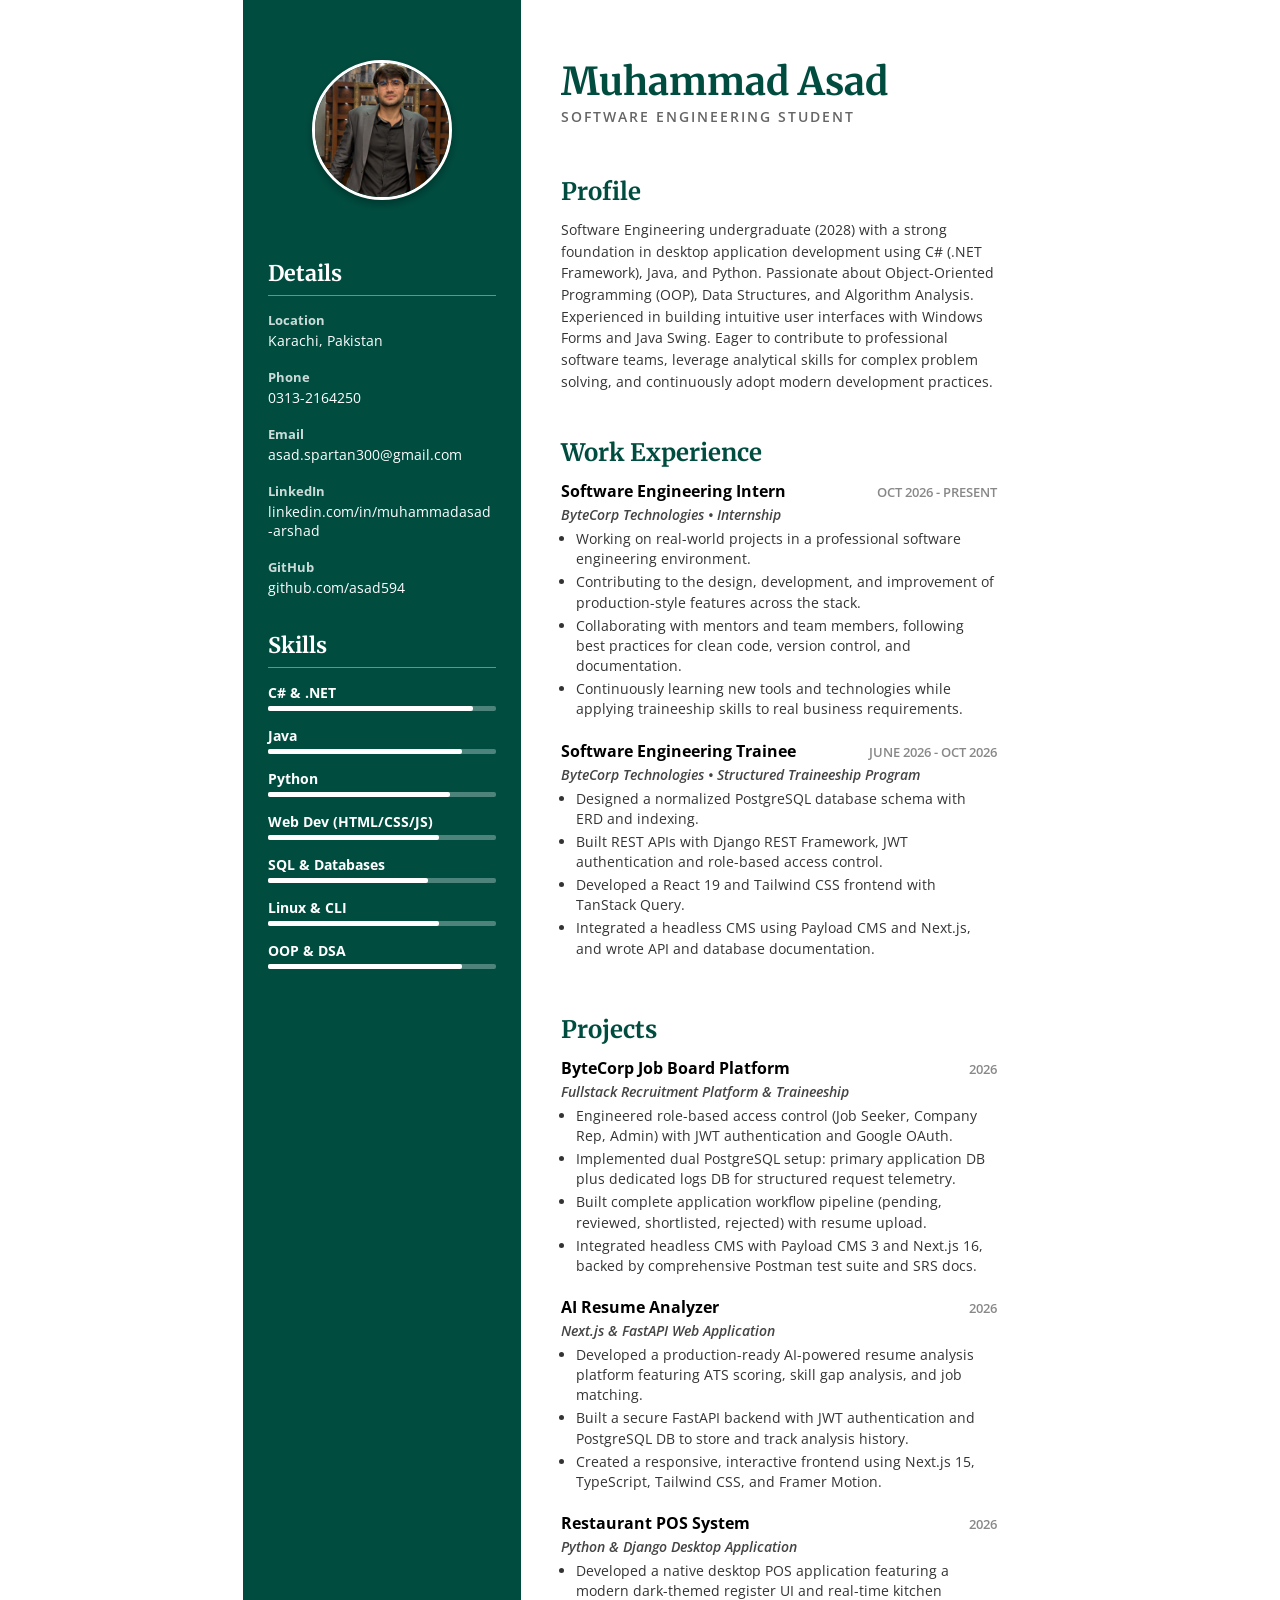
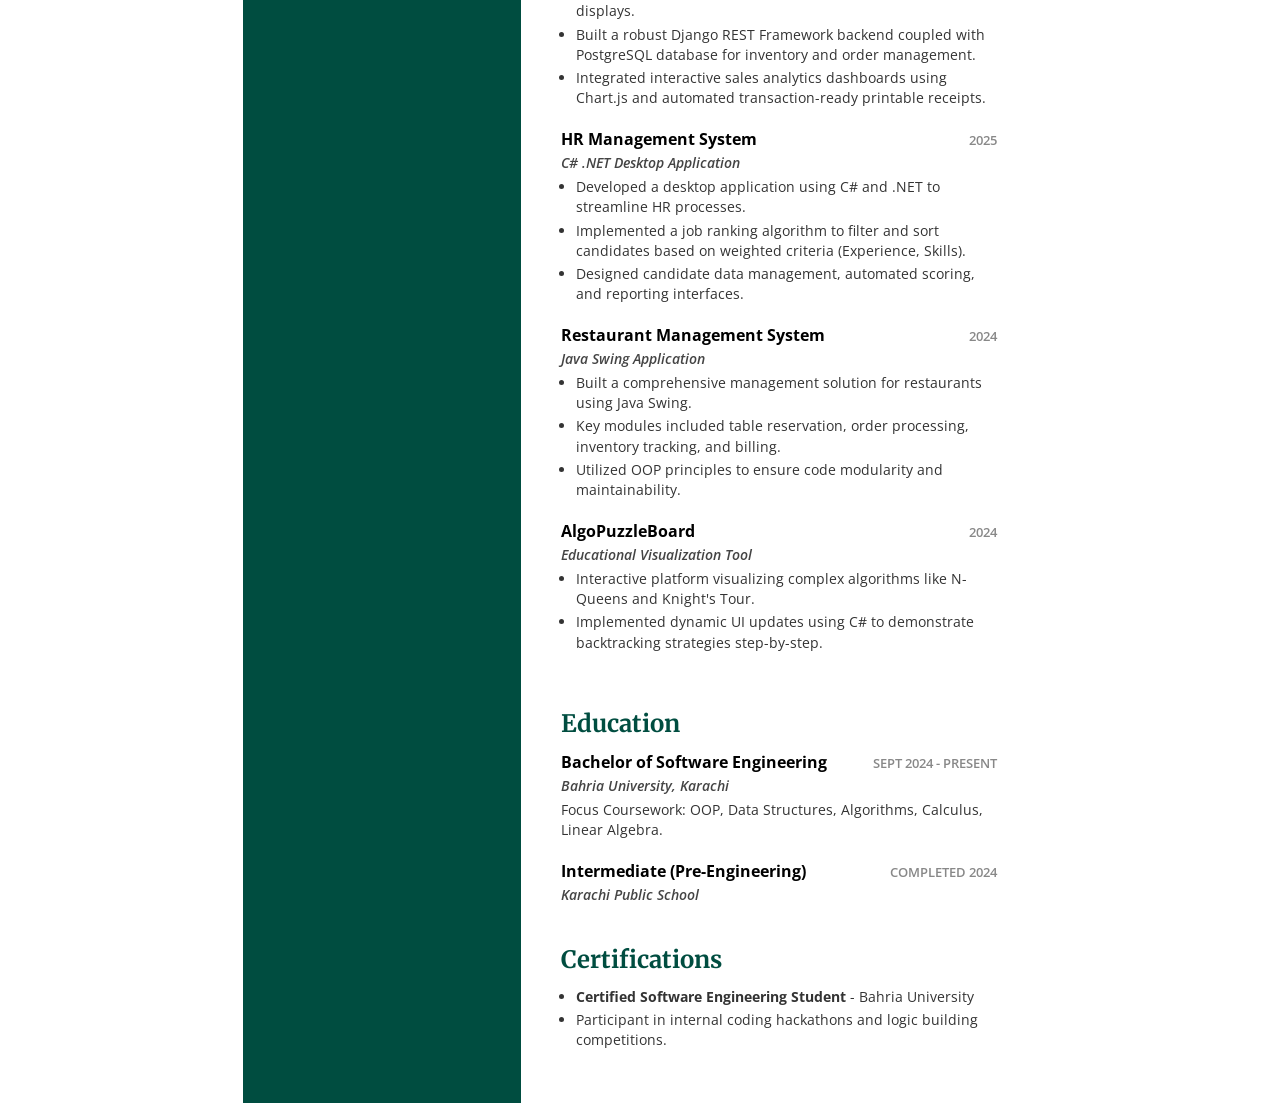
<file: resume.html>
<!DOCTYPE html>
<html lang="en">

<head>
    <meta charset="UTF-8">
    <meta name="viewport" content="width=device-width, initial-scale=1.0">
    <title>Muhammad Asad - Resume</title>
    <!-- Using web-safe fonts or Google Fonts that load reliably -->
    <link rel="preconnect" href="https://fonts.googleapis.com">
    <link rel="preconnect" href="https://fonts.gstatic.com" crossorigin>
    <link
        href="https://fonts.googleapis.com/css2?family=Merriweather:wght@400;700&family=Open+Sans:wght@400;600;700&display=swap"
        rel="stylesheet">
    <link rel="stylesheet" href="https://cdnjs.cloudflare.com/ajax/libs/font-awesome/6.4.0/css/all.min.css">
    <style>
        :root {
            /* Exact colors based on the image description/standard professional green */
            --sidebar-bg: #004d40;
            /* Dark Teal Green */
            --sidebar-text: #ffffff;
            --main-bg: #ffffff;
            --main-text: #333333;
            --accent-color: #004d40;
            /* Matching headers to sidebar */
            --font-serif: 'Merriweather', 'Georgia', serif;
            --font-sans: 'Open Sans', 'Arial', sans-serif;
        }

        * {
            box-sizing: border-box;
            margin: 0;
            padding: 0;
            -webkit-print-color-adjust: exact !important;
            print-color-adjust: exact !important;
        }

        body {
            background-color: #fff;
            /* White strictly */
            font-family: var(--font-sans);
            display: flex;
            justify-content: center;
            align-items: flex-start;
        }

        .resume-container {
            width: 210mm;
            min-height: 297mm;
            height: auto;
            /* Use gradient to simulate sidebar background across full height/pages */
            background: linear-gradient(to right, var(--sidebar-bg) 35%, var(--main-bg) 35%);
            display: flex;
            flex-direction: row;
        }

        /* Sidebar Styles */
        .left-col {
            width: 35%;
            /* background-color: transparent; Remove solid bg so gradient shows, or keep for safety */
            background-color: transparent;
            color: var(--sidebar-text);
            padding: 60px 25px 40px 25px;
            display: flex;
            flex-direction: column;
            gap: 35px;
        }

        /* ... (Keep other styles) ... */

        /* Adjusted Spacing to fill page */
        .project-item {
            margin-bottom: 35px;
            /* Increased from 20px to fill space */
        }

        .main-section {
            margin-bottom: 25px;
        }

        /* Force Education to next page */
        .education-section {
            page-break-before: always;
        }

        /* Print adjustments */
        @media print {
            body {
                background-color: white;
            }

            .resume-container {
                width: 100%;
                min-height: 100vh;
                height: auto;
                margin: 0;
                box-shadow: none;
                /* Ensure gradient prints */
                -webkit-print-color-adjust: exact;
                print-color-adjust: exact;
            }
        }

        .profile-img-container {
            width: 140px;
            height: 140px;
            margin: 0 auto;
            border-radius: 50%;
            overflow: hidden;
            border: 3px solid #ffffff;
            /* Box shadow for depth */
            box-shadow: 0 4px 10px rgba(0, 0, 0, 0.3);
        }

        .profile-img {
            width: 100%;
            height: 100%;
            object-fit: cover;
            object-position: top;
        }

        /* Sidebar Headings */
        .sidebar-section h2 {
            font-family: var(--font-serif);
            font-weight: 700;
            font-size: 1.35rem;
            border-bottom: 1px solid rgba(255, 255, 255, 0.4);
            padding-bottom: 8px;
            margin-bottom: 15px;
            color: #fff;
        }

        .contact-details {
            display: flex;
            flex-direction: column;
            gap: 18px;
            font-size: 0.9rem;
        }

        .contact-item {
            display: flex;
            flex-direction: column;
        }

        .contact-label {
            font-weight: 700;
            opacity: 0.8;
            font-size: 0.8rem;
            margin-bottom: 2px;
        }

        .contact-value {
            color: #fff;
            text-decoration: none;
            word-break: break-word;
            /* Allow wrapping */
            font-weight: 400;
            font-size: 0.85rem;
        }

        .contact-value a {
            color: #fff;
            text-decoration: none;
        }

        /* Skills */
        .skills-list {
            display: flex;
            flex-direction: column;
            gap: 15px;
        }

        .skill-item {
            display: flex;
            flex-direction: column;
            gap: 4px;
        }

        .skill-name {
            font-size: 0.85rem;
            font-weight: 700;
        }

        .progress-bar {
            width: 100%;
            height: 5px;
            background-color: rgba(255, 255, 255, 0.3);
            border-radius: 2px;
        }

        .progress {
            height: 100%;
            background-color: #fff;
            border-radius: 2px;
        }

        /* Main Content Styles */
        .right-col {
            width: 65%;
            padding: 60px 40px 40px 40px;
            color: var(--main-text);
            display: flex;
            flex-direction: column;
            gap: 25px;
        }

        /* Header Name Section */
        .header-section {
            text-align: left;
            margin-bottom: 15px;
        }

        .header-name {
            font-family: var(--font-serif);
            font-size: 2.4rem;
            font-weight: 700;
            color: var(--accent-color);
            margin-bottom: 5px;
            line-height: 1.1;
        }

        .header-title {
            font-size: 0.9rem;
            letter-spacing: 2px;
            text-transform: uppercase;
            color: #666;
            margin-bottom: 10px;
            font-weight: 600;
        }

        /* Main Headings */
        .main-section {
            margin-bottom: 10px;
        }

        .main-section h3 {
            font-family: var(--font-serif);
            font-size: 1.5rem;
            color: var(--accent-color);
            margin-bottom: 12px;
            font-weight: 700;
        }

        .profile-summary {
            font-size: 0.9rem;
            line-height: 1.5;
            color: #333;
            margin-bottom: 10px;
        }

        /* Projects & Items */
        .project-item,
        .education-item {
            margin-bottom: 20px;
        }

        .item-header {
            display: flex;
            justify-content: space-between;
            align-items: baseline;
            margin-bottom: 3px;
        }

        .item-title {
            font-weight: 700;
            font-size: 1rem;
            color: #000;
        }

        .item-date {
            font-size: 0.8rem;
            color: #888;
            font-weight: 600;
        }

        .item-subtitle {
            font-weight: 600;
            color: #444;
            font-size: 0.9rem;
            margin-bottom: 5px;
            font-style: italic;
        }

        .item-description {
            font-size: 0.9rem;
            line-height: 1.4;
            color: #333;
        }

        .item-description ul {
            list-style-type: disc;
            margin-left: 15px;
        }

        .item-description li {
            margin-bottom: 3px;
        }

        /* Print Media Query */
        @page {
            size: A4;
            margin: 0;
        }

        @media print {
            body {
                background: linear-gradient(to right, var(--sidebar-bg) 35%, var(--main-bg) 35%) !important;
                -webkit-print-color-adjust: exact !important;
                print-color-adjust: exact !important;
                margin: 0;
            }

            .resume-container {
                width: 100%;
                min-height: 100vh;
                height: auto;
                margin: 0;
                box-shadow: none;
                background: transparent !important;
            }

            /* Hide web-only elements if any */
        }
    </style>
</head>

<body>
    <div class="resume-container">
        <!-- Sidebar (Left Column) -->
        <div class="left-col">
            <div class="profile-img-container">
                <img src="asad.jpeg" alt="Muhammad Asad" class="profile-img">
            </div>

            <div class="sidebar-section" style="margin-top: 25px;">
                <h2>Details</h2>
                <div class="contact-details">
                    <div class="contact-item">
                        <span class="contact-label">Location</span>
                        <span class="contact-value">Karachi, Pakistan</span>
                    </div>
                    <div class="contact-item">
                        <span class="contact-label">Phone</span>
                        <span class="contact-value"><a href="tel:03132164250">0313-2164250</a></span>
                    </div>
                    <div class="contact-item">
                        <span class="contact-label">Email</span>
                        <span class="contact-value"><a
                                href="mailto:asad.spartan300@gmail.com">asad.spartan300@gmail.com</a></span>
                    </div>
                    <div class="contact-item">
                        <span class="contact-label">LinkedIn</span>
                        <span class="contact-value"><a href="https://linkedin.com/in/muhammadasad-arshad"
                                target="_blank">linkedin.com/in/muhammadasad-arshad</a></span>
                    </div>
                    <div class="contact-item">
                        <span class="contact-label">GitHub</span>
                        <span class="contact-value"><a href="https://github.com/asad594"
                                target="_blank">github.com/asad594</a></span>
                    </div>
                </div>
            </div>

            <div class="sidebar-section">
                <h2>Skills</h2>
                <div class="skills-list">
                    <div class="skill-item">
                        <span class="skill-name">C# & .NET</span>
                        <div class="progress-bar">
                            <div class="progress" style="width: 90%;"></div>
                        </div>
                    </div>
                    <div class="skill-item">
                        <span class="skill-name">Java</span>
                        <div class="progress-bar">
                            <div class="progress" style="width: 85%;"></div>
                        </div>
                    </div>
                    <div class="skill-item">
                        <span class="skill-name">Python</span>
                        <div class="progress-bar">
                            <div class="progress" style="width: 80%;"></div>
                        </div>
                    </div>
                    <div class="skill-item">
                        <span class="skill-name">Web Dev (HTML/CSS/JS)</span>
                        <div class="progress-bar">
                            <div class="progress" style="width: 75%;"></div>
                        </div>
                    </div>
                    <div class="skill-item">
                        <span class="skill-name">SQL & Databases</span>
                        <div class="progress-bar">
                            <div class="progress" style="width: 70%;"></div>
                        </div>
                    </div>
                    <div class="skill-item">
                        <span class="skill-name">Linux & CLI</span>
                        <div class="progress-bar">
                            <div class="progress" style="width: 75%;"></div>
                        </div>
                    </div>
                    <div class="skill-item">
                        <span class="skill-name">OOP & DSA</span>
                        <div class="progress-bar">
                            <div class="progress" style="width: 85%;"></div>
                        </div>
                    </div>
                </div>
            </div>
        </div>

        <!-- Main Content (Right Column) -->
        <div class="right-col">
            <div class="header-section">
                <h1 class="header-name">Muhammad Asad</h1>
                <div class="header-title">Software Engineering Student</div>
            </div>

            <div class="main-section">
                <h3>Profile</h3>
                <div class="profile-summary">
                    Software Engineering undergraduate (2028) with a strong foundation in desktop application
                    development using C# (.NET Framework), Java, and Python. Passionate about Object-Oriented
                    Programming (OOP), Data Structures, and Algorithm Analysis. Experienced in building intuitive user
                    interfaces with Windows Forms and Java Swing. Eager to contribute to professional software teams,
                    leverage analytical skills for complex problem solving, and continuously adopt modern development
                    practices.
                </div>
            </div>

            <div class="main-section">
                <h3>Work Experience</h3>

                <div class="project-item">
                    <div class="item-header">
                        <span class="item-title">Software Engineering Intern</span>
                        <span class="item-date">OCT 2026 - PRESENT</span>
                    </div>
                    <div class="item-subtitle">ByteCorp Technologies &bull; Internship</div>
                    <div class="item-description">
                        <ul>
                            <li>Working on real-world projects in a professional software engineering environment.</li>
                            <li>Contributing to the design, development, and improvement of production-style features across the stack.</li>
                            <li>Collaborating with mentors and team members, following best practices for clean code, version control, and documentation.</li>
                            <li>Continuously learning new tools and technologies while applying traineeship skills to real business requirements.</li>
                        </ul>
                    </div>
                </div>

                <div class="project-item">
                    <div class="item-header">
                        <span class="item-title">Software Engineering Trainee</span>
                        <span class="item-date">JUNE 2026 - OCT 2026</span>
                    </div>
                    <div class="item-subtitle">ByteCorp Technologies &bull; Structured Traineeship Program</div>
                    <div class="item-description">
                        <ul>
                            <li>Designed a normalized PostgreSQL database schema with ERD and indexing.</li>
                            <li>Built REST APIs with Django REST Framework, JWT authentication and role-based access control.</li>
                            <li>Developed a React 19 and Tailwind CSS frontend with TanStack Query.</li>
                            <li>Integrated a headless CMS using Payload CMS and Next.js, and wrote API and database documentation.</li>
                        </ul>
                    </div>
                </div>
            </div>

            <div class="main-section">
                <h3>Projects</h3>

                <div class="project-item">
                    <div class="item-header">
                        <span class="item-title">ByteCorp Job Board Platform</span>
                        <span class="item-date">2026</span>
                    </div>
                    <div class="item-subtitle">Fullstack Recruitment Platform & Traineeship</div>
                    <div class="item-description">
                        <ul>
                            <li>Engineered role-based access control (Job Seeker, Company Rep, Admin) with JWT authentication and Google OAuth.</li>
                            <li>Implemented dual PostgreSQL setup: primary application DB plus dedicated logs DB for structured request telemetry.</li>
                            <li>Built complete application workflow pipeline (pending, reviewed, shortlisted, rejected) with resume upload.</li>
                            <li>Integrated headless CMS with Payload CMS 3 and Next.js 16, backed by comprehensive Postman test suite and SRS docs.</li>
                        </ul>
                    </div>
                </div>

                <div class="project-item">
                    <div class="item-header">
                        <span class="item-title">AI Resume Analyzer</span>
                        <span class="item-date">2026</span>
                    </div>
                    <div class="item-subtitle">Next.js & FastAPI Web Application</div>
                    <div class="item-description">
                        <ul>
                            <li>Developed a production-ready AI-powered resume analysis platform featuring ATS scoring, skill gap analysis, and job matching.</li>
                            <li>Built a secure FastAPI backend with JWT authentication and PostgreSQL DB to store and track analysis history.</li>
                            <li>Created a responsive, interactive frontend using Next.js 15, TypeScript, Tailwind CSS, and Framer Motion.</li>
                        </ul>
                    </div>
                </div>

                <div class="project-item">
                    <div class="item-header">
                        <span class="item-title">Restaurant POS System</span>
                        <span class="item-date">2026</span>
                    </div>
                    <div class="item-subtitle">Python & Django Desktop Application</div>
                    <div class="item-description">
                        <ul>
                            <li>Developed a native desktop POS application featuring a modern dark-themed register UI and real-time kitchen displays.</li>
                            <li>Built a robust Django REST Framework backend coupled with PostgreSQL database for inventory and order management.</li>
                            <li>Integrated interactive sales analytics dashboards using Chart.js and automated transaction-ready printable receipts.</li>
                        </ul>
                    </div>
                </div>

                <div class="project-item">
                    <div class="item-header">
                        <span class="item-title">HR Management System</span>
                        <span class="item-date">2025</span>
                    </div>
                    <div class="item-subtitle">C# .NET Desktop Application</div>
                    <div class="item-description">
                        <ul>
                            <li>Developed a desktop application using C# and .NET to streamline HR processes.</li>
                            <li>Implemented a job ranking algorithm to filter and sort candidates based on weighted
                                criteria (Experience, Skills).</li>
                            <li>Designed candidate data management, automated scoring, and reporting interfaces.</li>
                        </ul>
                    </div>
                </div>

                <div class="project-item">
                    <div class="item-header">
                        <span class="item-title">Restaurant Management System</span>
                        <span class="item-date">2024</span>
                    </div>
                    <div class="item-subtitle">Java Swing Application</div>
                    <div class="item-description">
                        <ul>
                            <li>Built a comprehensive management solution for restaurants using Java Swing.</li>
                            <li>Key modules included table reservation, order processing, inventory tracking, and
                                billing.</li>
                            <li>Utilized OOP principles to ensure code modularity and maintainability.</li>
                        </ul>
                    </div>
                </div>

                <div class="project-item">
                    <div class="item-header">
                        <span class="item-title">AlgoPuzzleBoard</span>
                        <span class="item-date">2024</span>
                    </div>
                    <div class="item-subtitle">Educational Visualization Tool</div>
                    <div class="item-description">
                        <ul>
                            <li>Interactive platform visualizing complex algorithms like N-Queens and Knight's Tour.
                            </li>
                            <li>Implemented dynamic UI updates using C# to demonstrate backtracking strategies
                                step-by-step.</li>
                        </ul>
                    </div>
                </div>
            </div>

            <div class="main-section education-section">
                <h3>Education</h3>
                <div class="education-item">
                    <div class="item-header">
                        <span class="item-title">Bachelor of Software Engineering</span>
                        <span class="item-date">SEPT 2024 - PRESENT</span>
                    </div>
                    <div class="item-subtitle">Bahria University, Karachi</div>
                    <div class="item-description">
                        Focus Coursework: OOP, Data Structures, Algorithms, Calculus, Linear Algebra.
                    </div>
                </div>
                <!-- Removed Intermediate as it wasn't clearly legible or priority in typical tech resumes, but kept in user's request if visible. Image showed it. Adding back. -->
                <div class="education-item" style="margin-bottom: 0;">
                    <div class="item-header">
                        <span class="item-title">Intermediate (Pre-Engineering)</span>
                        <span class="item-date">COMPLETED 2024</span>
                    </div>
                    <div class="item-subtitle">Karachi Public School</div>
                </div>
            </div>

            <div class="main-section">
                <h3>Certifications</h3>
                <div class="item-description">
                    <ul>
                        <li><strong>Certified Software Engineering Student</strong> - Bahria University</li>
                        <li>Participant in internal coding hackathons and logic building competitions.</li>
                    </ul>
                </div>
            </div>
        </div>
    </div>
</body>

</html>
</file>
